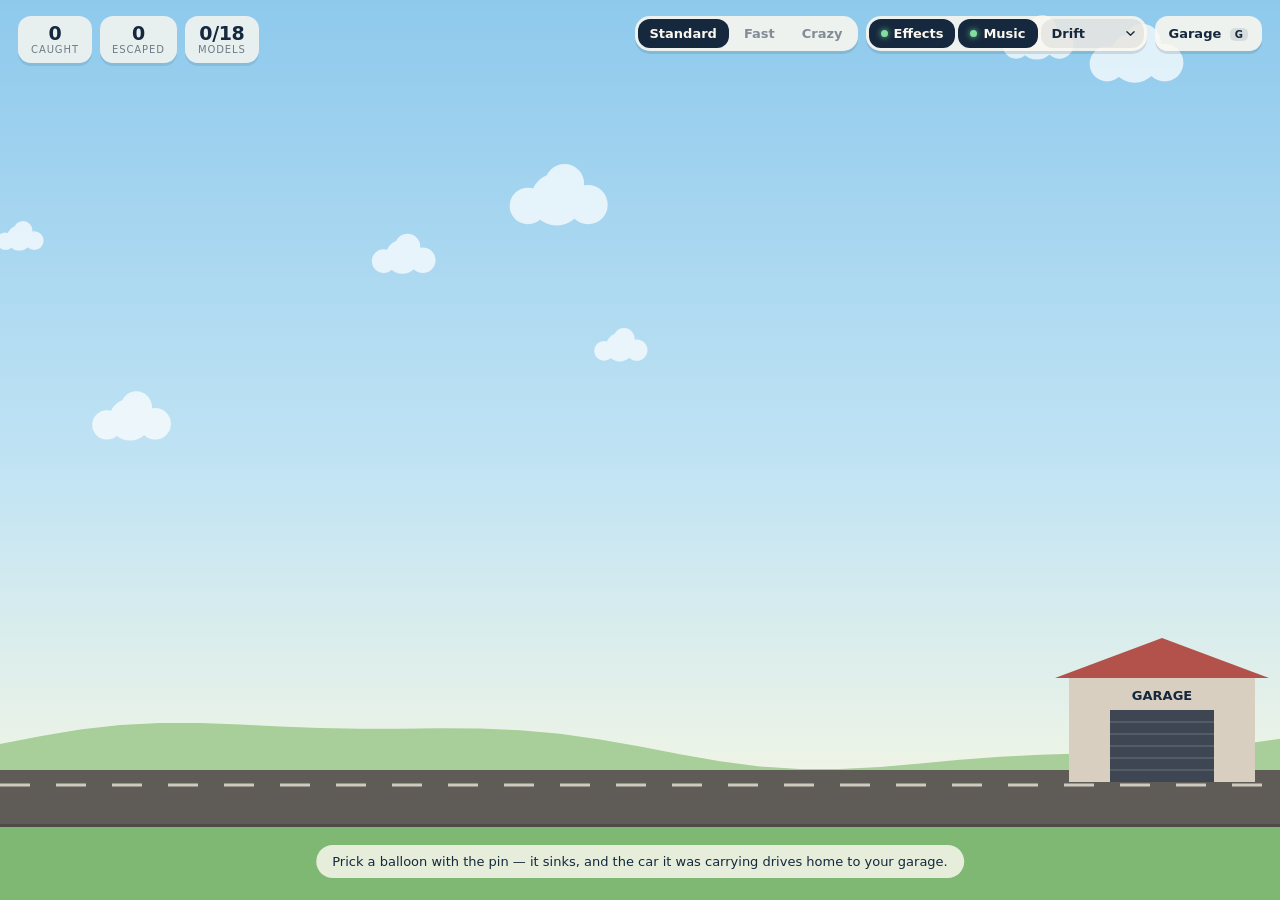
<file: index.html>
<!DOCTYPE html>
<html lang="en">
<head>
<meta charset="utf-8">
<meta name="viewport" content="width=device-width, initial-scale=1, maximum-scale=1, user-scalable=no">
<title>Navigation Game — Balloon Garage</title>
<!-- ?v= is a cache buster: phones hold on to the old JavaScript for a long
     time, so bump it whenever a file under js/ or css/ changes -->
<link rel="stylesheet" href="css/style.css?v=4">
</head>
<body>
<canvas id="stage"></canvas>

<header id="hud">
  <div class="stats">
    <div class="stat"><span class="k" id="s-caught">0</span><span class="l">caught</span></div>
    <div class="stat"><span class="k" id="s-escaped">0</span><span class="l">escaped</span></div>
    <div class="stat"><span class="k" id="s-unique">0/0</span><span class="l">models</span></div>
  </div>
  <div class="actions">
    <div class="seg" role="group" aria-label="Balloon speed">
      <button type="button" data-speed="1" aria-pressed="true">Standard</button>
      <button type="button" data-speed="2" aria-pressed="false">Fast</button>
      <button type="button" data-speed="5" aria-pressed="false">Crazy</button>
    </div>
    <div class="seg" role="group" aria-label="Audio">
      <button id="btn-sfx" type="button" aria-pressed="true"><i class="led"></i>Effects</button>
      <button id="btn-music" type="button" aria-pressed="true"><i class="led"></i>Music</button>
      <select id="music-track" aria-label="Music track"></select>
    </div>
    <button id="btn-garage" type="button">Garage <kbd>G</kbd></button>
  </div>
</header>

<p id="hint">Prick a balloon with the pin — it sinks, and the car it was carrying drives home to your garage.</p>

<div id="toasts" aria-live="polite"></div>

<div id="garage" class="overlay" hidden>
  <div class="sheet">
    <div class="sheet-head">
      <h2>Your garage</h2>
      <button id="btn-close" type="button" aria-label="Close garage">&times;</button>
    </div>
    <p class="sheet-sub" id="garage-sub"></p>
    <div id="garage-grid" class="grid"></div>
    <div class="sheet-foot">
      <button id="btn-reset" type="button" class="danger">Sell everything</button>
    </div>
  </div>
</div>

<script src="js/cars.js?v=4"></script>
<script src="js/balloons.js?v=4"></script>
<script src="js/garage.js?v=4"></script>
<script src="js/music.js?v=4"></script>
<script src="js/game.js?v=4"></script>
</body>
</html>
</file>
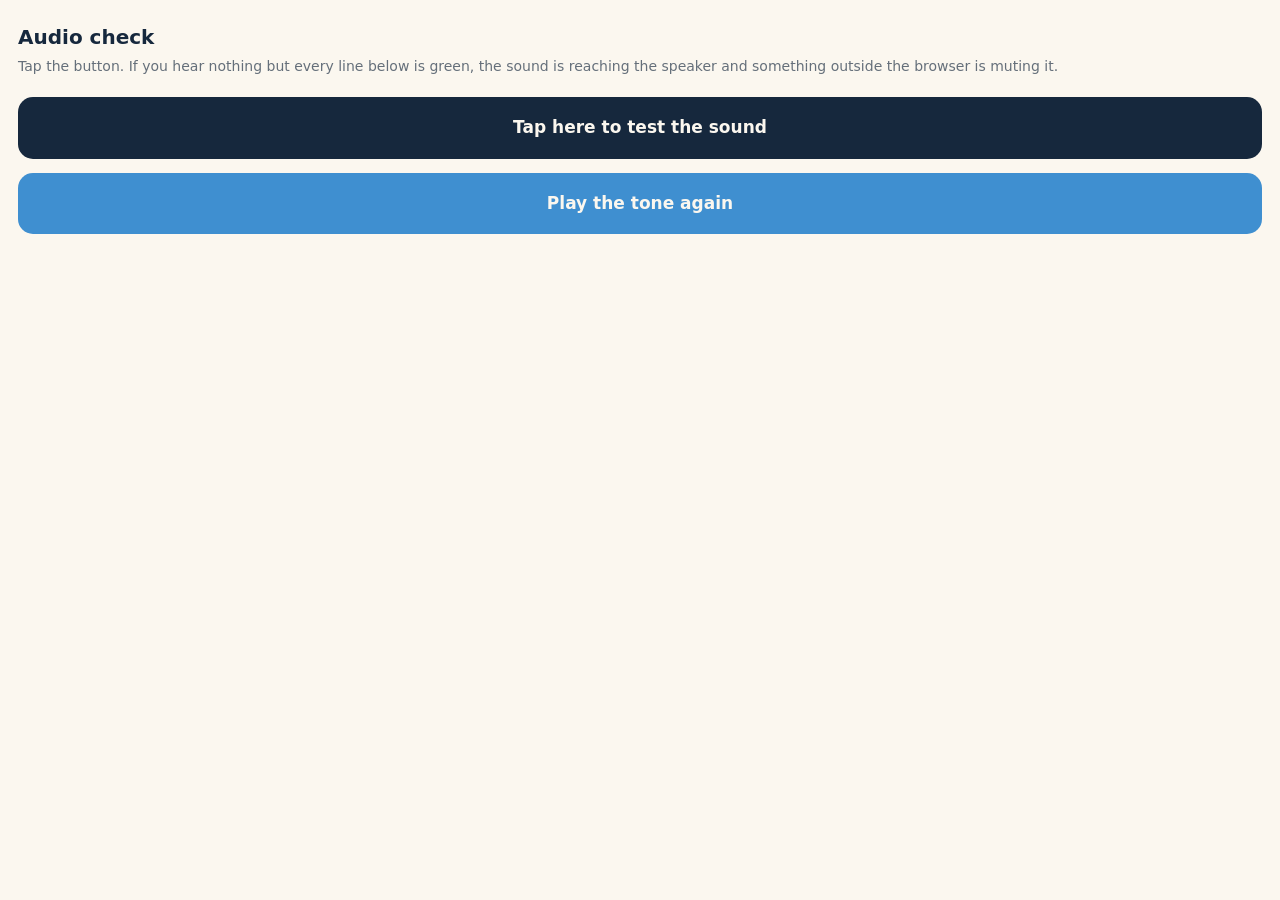
<file: audio-check.html>
<!DOCTYPE html>
<html lang="en">
<head>
<meta charset="utf-8">
<meta name="viewport" content="width=device-width, initial-scale=1">
<title>Audio check — Navigation Game</title>
<style>
  body {
    margin: 0; padding: 22px 18px 40px;
    font: 15px/1.5 ui-rounded, "SF Pro Rounded", system-ui, sans-serif;
    color: #16283d; background: #fbf7ef;
  }
  h1 { font-size: 20px; margin: 0 0 4px; }
  p.lead { margin: 0 0 20px; opacity: .65; font-size: 14px; }
  button {
    display: block; width: 100%; padding: 18px; margin: 0 0 14px;
    font: inherit; font-size: 17px; font-weight: 700;
    color: #fbf7ef; background: #16283d; border: 0; border-radius: 15px;
  }
  button:active { opacity: .8; }
  button.second { background: #3f8fd0; }
  ol { margin: 0; padding: 0; list-style: none; }
  li {
    display: flex; gap: 10px; align-items: baseline;
    padding: 11px 13px; margin-bottom: 7px;
    border-radius: 12px; background: #fff; border: 1px solid rgba(22,40,61,.12);
  }
  li .mark { font-weight: 700; flex: none; width: 1.3em; }
  li.ok .mark { color: #2f8f52; }
  li.bad .mark { color: #c4442f; }
  li.info .mark { opacity: .4; }
  li .what { font-weight: 650; }
  li .val { opacity: .6; font-size: 13px; }
  .note {
    margin-top: 20px; padding: 14px; border-radius: 13px;
    background: #fdf1d8; font-size: 14px;
  }
  code { font-family: ui-monospace, monospace; font-size: 13px; }
</style>
</head>
<body>
<h1>Audio check</h1>
<p class="lead">Tap the button. If you hear nothing but every line below is green, the sound is reaching the speaker and something outside the browser is muting it.</p>

<button id="go" type="button">Tap here to test the sound</button>
<button id="again" class="second" type="button" hidden>Play the tone again</button>

<ol id="report"></ol>

<div class="note" id="note" hidden></div>

<script>
const report = document.getElementById('report');
const note = document.getElementById('note');

function line(status, what, val) {
  const li = document.createElement('li');
  li.className = status;
  const mark = document.createElement('span');
  mark.className = 'mark';
  mark.textContent = status === 'ok' ? '✓' : status === 'bad' ? '✕' : '·';
  const body = document.createElement('span');
  const title = document.createElement('span');
  title.className = 'what';
  title.textContent = what;
  body.appendChild(title);
  if (val !== undefined) {
    const v = document.createElement('div');
    v.className = 'val';
    v.textContent = val;
    body.appendChild(v);
  }
  li.append(mark, body);
  report.appendChild(li);
  return li;
}

let ctx = null;

function beep() {
  const osc = ctx.createOscillator();
  const amp = ctx.createGain();
  const t = ctx.currentTime;
  osc.type = 'triangle';
  osc.frequency.setValueAtTime(660, t);
  osc.frequency.setValueAtTime(880, t + 0.25);
  amp.gain.setValueAtTime(0.0001, t);
  amp.gain.linearRampToValueAtTime(0.4, t + 0.02);
  amp.gain.setValueAtTime(0.4, t + 0.45);
  amp.gain.exponentialRampToValueAtTime(0.0001, t + 0.6);
  osc.connect(amp).connect(ctx.destination);
  osc.start(t);
  osc.stop(t + 0.65);
}

document.getElementById('again').addEventListener('click', beep);

document.getElementById('go').addEventListener('click', async () => {
  report.textContent = '';
  note.hidden = true;

  const Ctor = window.AudioContext || window.webkitAudioContext;
  if (!Ctor) {
    line('bad', 'Web Audio is not supported', 'This browser cannot play the game’s sound at all.');
    return;
  }
  line('ok', 'Web Audio supported', window.AudioContext ? 'AudioContext' : 'webkitAudioContext (older browser)');

  if (!ctx) ctx = new Ctor();
  line('info', 'State when created', ctx.state);

  /* the reason a phone can show "playing" and stay silent */
  if (navigator.audioSession) {
    navigator.audioSession.type = 'playback';
    line('ok', 'Audio session', `set to "${navigator.audioSession.type}" — plays through the silent switch`);
  } else {
    line('bad', 'Audio session control', 'not available — needs iOS 16.4 or newer. On this device the side ring/silent switch will mute the sound.');
  }

  /* the unlock the game uses */
  const nudge = ctx.createBufferSource();
  nudge.buffer = ctx.createBuffer(1, 1, 22050);
  nudge.connect(ctx.destination);
  nudge.start(0);

  try {
    await ctx.resume();
  } catch (err) {
    line('bad', 'resume() was refused', String(err));
  }

  const running = ctx.state === 'running';
  line(running ? 'ok' : 'bad', 'State after unlocking', ctx.state);
  line('info', 'Output', `${ctx.sampleRate} Hz · ${ctx.destination.channelCount} channel(s)`);
  line(ctx.createStereoPanner ? 'ok' : 'bad', 'Stereo panner',
    ctx.createStereoPanner ? 'available' : 'missing — needs iOS 14.5 or newer');

  if (!running) {
    note.hidden = false;
    note.textContent = 'The browser is holding the audio context suspended even after a tap. Tap the button once more — and tell me what this line says.';
    return;
  }

  /* prove sound is actually being produced, by measuring our own output */
  const meter = ctx.createAnalyser();
  meter.fftSize = 2048;
  const data = new Float32Array(meter.fftSize);
  const probe = ctx.createOscillator();
  const probeAmp = ctx.createGain();
  probeAmp.gain.value = 0.3;
  probe.frequency.value = 440;
  probe.connect(probeAmp).connect(meter);
  probe.start();
  await new Promise(r => setTimeout(r, 120));
  meter.getFloatTimeDomainData(data);
  probe.stop();
  let peak = 0;
  for (const s of data) peak = Math.max(peak, Math.abs(s));
  line(peak > 0.05 ? 'ok' : 'bad', 'Sound is being generated',
    `measured level ${peak.toFixed(3)} (expected about 0.3)`);

  document.getElementById('again').hidden = false;
  beep();

  note.hidden = false;
  if (peak <= 0.05) {
    note.textContent = 'The context says it is running but no signal is coming out, which is a browser-level problem. Tell me the make of phone and the browser.';
  } else if (navigator.audioSession) {
    note.innerHTML = 'A two-note beep just played at full volume, and this device supports the audio session control, so it should be audible <b>even with the silent switch on</b>. If you still heard nothing, turn the volume up with the side buttons <i>while this page is open</i> — that sets the media volume rather than the ringer — and tap “Play the tone again”.';
  } else {
    note.innerHTML = 'A two-note beep just played at full volume and everything the page can control is working. This device is too old to override the audio session, so: <b>flick the ring/silent switch on the side of the phone</b>, then tap “Play the tone again”.';
  }
});
</script>
</body>
</html>
</file>
<file: css/style.css>
:root {
  --ink: #16283d;
  --paper: #fbf7ef;
  --line: rgba(22, 40, 61, .14);
  --common: #7d93a8;
  --rare: #3f8fd0;
  --epic: #9a5cd0;
  --legendary: #d9a127;
}

* { box-sizing: border-box; }

html, body {
  margin: 0;
  height: 100%;
  overflow: hidden;
  background: #bfe0f2;
  font-family: ui-rounded, "SF Pro Rounded", "Segoe UI", system-ui, sans-serif;
  color: var(--ink);
  -webkit-font-smoothing: antialiased;
}

#stage {
  display: block;
  width: 100%;
  height: 100%;
  cursor: none;
  touch-action: none;
}

/* ---------- HUD ---------- */

#hud {
  position: fixed;
  inset: 0 0 auto 0;
  display: flex;
  align-items: flex-start;
  justify-content: space-between;
  gap: 16px;
  padding: 16px 18px;
  pointer-events: none;
}

.stats {
  display: flex;
  gap: 8px;
}

.stat {
  min-width: 74px;
  padding: 7px 12px 8px;
  border-radius: 13px;
  background: rgba(251, 247, 239, .82);
  box-shadow: 0 3px 0 rgba(22, 40, 61, .1);
  text-align: center;
  backdrop-filter: blur(6px);
}

.stat .k {
  display: block;
  font-size: 19px;
  font-weight: 700;
  letter-spacing: -.02em;
  line-height: 1.1;
}

.stat .l {
  display: block;
  font-size: 10px;
  text-transform: uppercase;
  letter-spacing: .09em;
  opacity: .58;
}

.actions {
  display: flex;
  flex-wrap: wrap;
  justify-content: flex-end;
  gap: 8px;
  pointer-events: auto;
}

button {
  font: inherit;
  font-size: 13px;
  font-weight: 650;
  color: var(--ink);
  padding: 10px 14px;
  border: 0;
  border-radius: 13px;
  background: rgba(251, 247, 239, .88);
  box-shadow: 0 3px 0 rgba(22, 40, 61, .12);
  cursor: pointer;
  transition: transform .12s, box-shadow .12s;
}

button:hover { transform: translateY(-1px); box-shadow: 0 4px 0 rgba(22, 40, 61, .14); }
button:active { transform: translateY(2px); box-shadow: 0 1px 0 rgba(22, 40, 61, .12); }

kbd {
  font: inherit;
  font-size: 10px;
  padding: 1px 5px;
  margin-left: 4px;
  border-radius: 5px;
  background: rgba(22, 40, 61, .1);
}

button.danger { background: #f6dcd6; color: #8c3a26; }

/* Segmented controls. One rule everywhere: a filled pill is the setting that
   is currently in force, so on/off is never a guess. */

.seg {
  display: flex;
  gap: 3px;
  padding: 3px;
  border-radius: 15px;
  background: rgba(251, 247, 239, .88);
  box-shadow: 0 3px 0 rgba(22, 40, 61, .12);
}

.seg button {
  display: flex;
  align-items: center;
  gap: 6px;
  padding: 7px 12px;
  border-radius: 12px;
  background: transparent;
  box-shadow: none;
  opacity: .5;
}

.seg button:hover { transform: none; box-shadow: none; opacity: .8; }
.seg button:active { transform: translateY(1px); }

.seg button[aria-pressed="true"] {
  background: var(--ink);
  color: var(--paper);
  opacity: 1;
}

.seg button[data-speed="5"][aria-pressed="true"] { background: #c4442f; }

/* a lit dot on the audio toggles, so "Music" filled-and-lit can't be misread
   as a button that would turn music on */
.led {
  width: 7px;
  height: 7px;
  border-radius: 50%;
  background: rgba(22, 40, 61, .28);
  box-shadow: none;
}

.seg button[aria-pressed="true"] .led {
  background: #7fe0a0;
  box-shadow: 0 0 6px rgba(127, 224, 160, .9);
}

/* the track picker sits in the same pill row as the audio toggles */
.seg select {
  font: inherit;
  font-size: 13px;
  font-weight: 650;
  color: var(--ink);
  padding: 7px 24px 7px 11px;
  border: 0;
  border-radius: 12px;
  background: rgba(22, 40, 61, .07) url("data:image/svg+xml;charset=utf-8,%3Csvg xmlns='http://www.w3.org/2000/svg' viewBox='0 0 10 6'%3E%3Cpath d='M1 1l4 4 4-4' fill='none' stroke='%2316283d' stroke-width='1.6' stroke-linecap='round'/%3E%3C/svg%3E") no-repeat right 9px center / 9px;
  -webkit-appearance: none;
  appearance: none;
  cursor: pointer;
  transition: opacity .15s;
}

/* dimmed while the music is off — still usable, and picking one turns it on */
.seg select[data-muted="true"] { opacity: .45; }

#hint {
  position: fixed;
  left: 50%;
  bottom: 22px;
  transform: translateX(-50%);
  margin: 0;
  padding: 9px 16px;
  border-radius: 999px;
  background: rgba(251, 247, 239, .84);
  font-size: 13px;
  white-space: nowrap;
  pointer-events: none;
  transition: opacity .6s;
}

#hint.gone { opacity: 0; }

/* ---------- toasts ---------- */

#toasts {
  position: fixed;
  right: 18px;
  top: 74px;
  display: flex;
  flex-direction: column;
  align-items: flex-end;
  gap: 8px;
  pointer-events: none;
}

.toast {
  display: flex;
  align-items: center;
  gap: 9px;
  padding: 9px 14px;
  border-radius: 13px;
  background: rgba(251, 247, 239, .94);
  box-shadow: 0 4px 14px rgba(22, 40, 61, .16);
  font-size: 13px;
  font-weight: 600;
  animation: pop-in .32s cubic-bezier(.2, 1.4, .5, 1) both, fade-out .4s 2.3s both;
}

.toast .dot {
  width: 9px;
  height: 9px;
  border-radius: 50%;
  flex: none;
}

.toast .tag {
  font-size: 10px;
  text-transform: uppercase;
  letter-spacing: .08em;
  opacity: .6;
}

@keyframes pop-in { from { opacity: 0; transform: translateX(24px) scale(.9); } }
@keyframes fade-out { to { opacity: 0; transform: translateX(16px); } }

/* ---------- garage ---------- */

.overlay {
  position: fixed;
  inset: 0;
  display: grid;
  place-items: center;
  padding: 24px;
  background: rgba(22, 40, 61, .42);
  backdrop-filter: blur(3px);
  z-index: 10;
  animation: fade-in .2s both;
}

.overlay[hidden] { display: none; }

@keyframes fade-in { from { opacity: 0; } }

.sheet {
  width: min(880px, 100%);
  max-height: 100%;
  display: flex;
  flex-direction: column;
  padding: 22px 24px 18px;
  border-radius: 22px;
  background: var(--paper);
  box-shadow: 0 24px 60px rgba(22, 40, 61, .3);
  animation: rise .26s cubic-bezier(.2, 1.1, .4, 1) both;
}

@keyframes rise { from { opacity: 0; transform: translateY(18px); } }

.sheet-head {
  display: flex;
  align-items: center;
  justify-content: space-between;
}

.sheet-head h2 { margin: 0; font-size: 22px; letter-spacing: -.02em; }

#btn-close {
  width: 34px;
  height: 34px;
  padding: 0;
  font-size: 22px;
  line-height: 1;
  background: transparent;
  box-shadow: none;
}

.sheet-sub {
  margin: 4px 0 16px;
  font-size: 13px;
  opacity: .6;
}

.grid {
  display: grid;
  grid-template-columns: repeat(auto-fill, minmax(190px, 1fr));
  gap: 12px;
  overflow-y: auto;
  padding-bottom: 4px;
}

.card {
  position: relative;
  padding: 10px 12px 12px;
  border: 1px solid var(--line);
  border-radius: 15px;
  background: #fff;
}

.card.locked { background: #f1ede5; border-style: dashed; }

.card canvas { display: block; width: 100%; height: 92px; }

.card .name {
  font-size: 14px;
  font-weight: 700;
  letter-spacing: -.01em;
}

.card.locked .name { opacity: .45; }

.card .meta {
  display: flex;
  align-items: center;
  justify-content: space-between;
  margin-top: 2px;
  font-size: 11px;
  text-transform: uppercase;
  letter-spacing: .07em;
  font-weight: 700;
}

.card .count {
  color: var(--ink);
  opacity: .45;
  letter-spacing: 0;
}

.sheet-foot {
  display: flex;
  justify-content: flex-end;
  margin-top: 16px;
}

@media (max-width: 560px) {
  #hint { font-size: 12px; white-space: normal; max-width: 88vw; text-align: center; }
  #hud { flex-wrap: wrap; gap: 8px; }
  .stat { min-width: 62px; }
  button { padding: 8px 11px; font-size: 12px; }
  .seg button { padding: 6px 9px; gap: 5px; }
  .grid { grid-template-columns: repeat(auto-fill, minmax(140px, 1fr)); }
}
</file>
